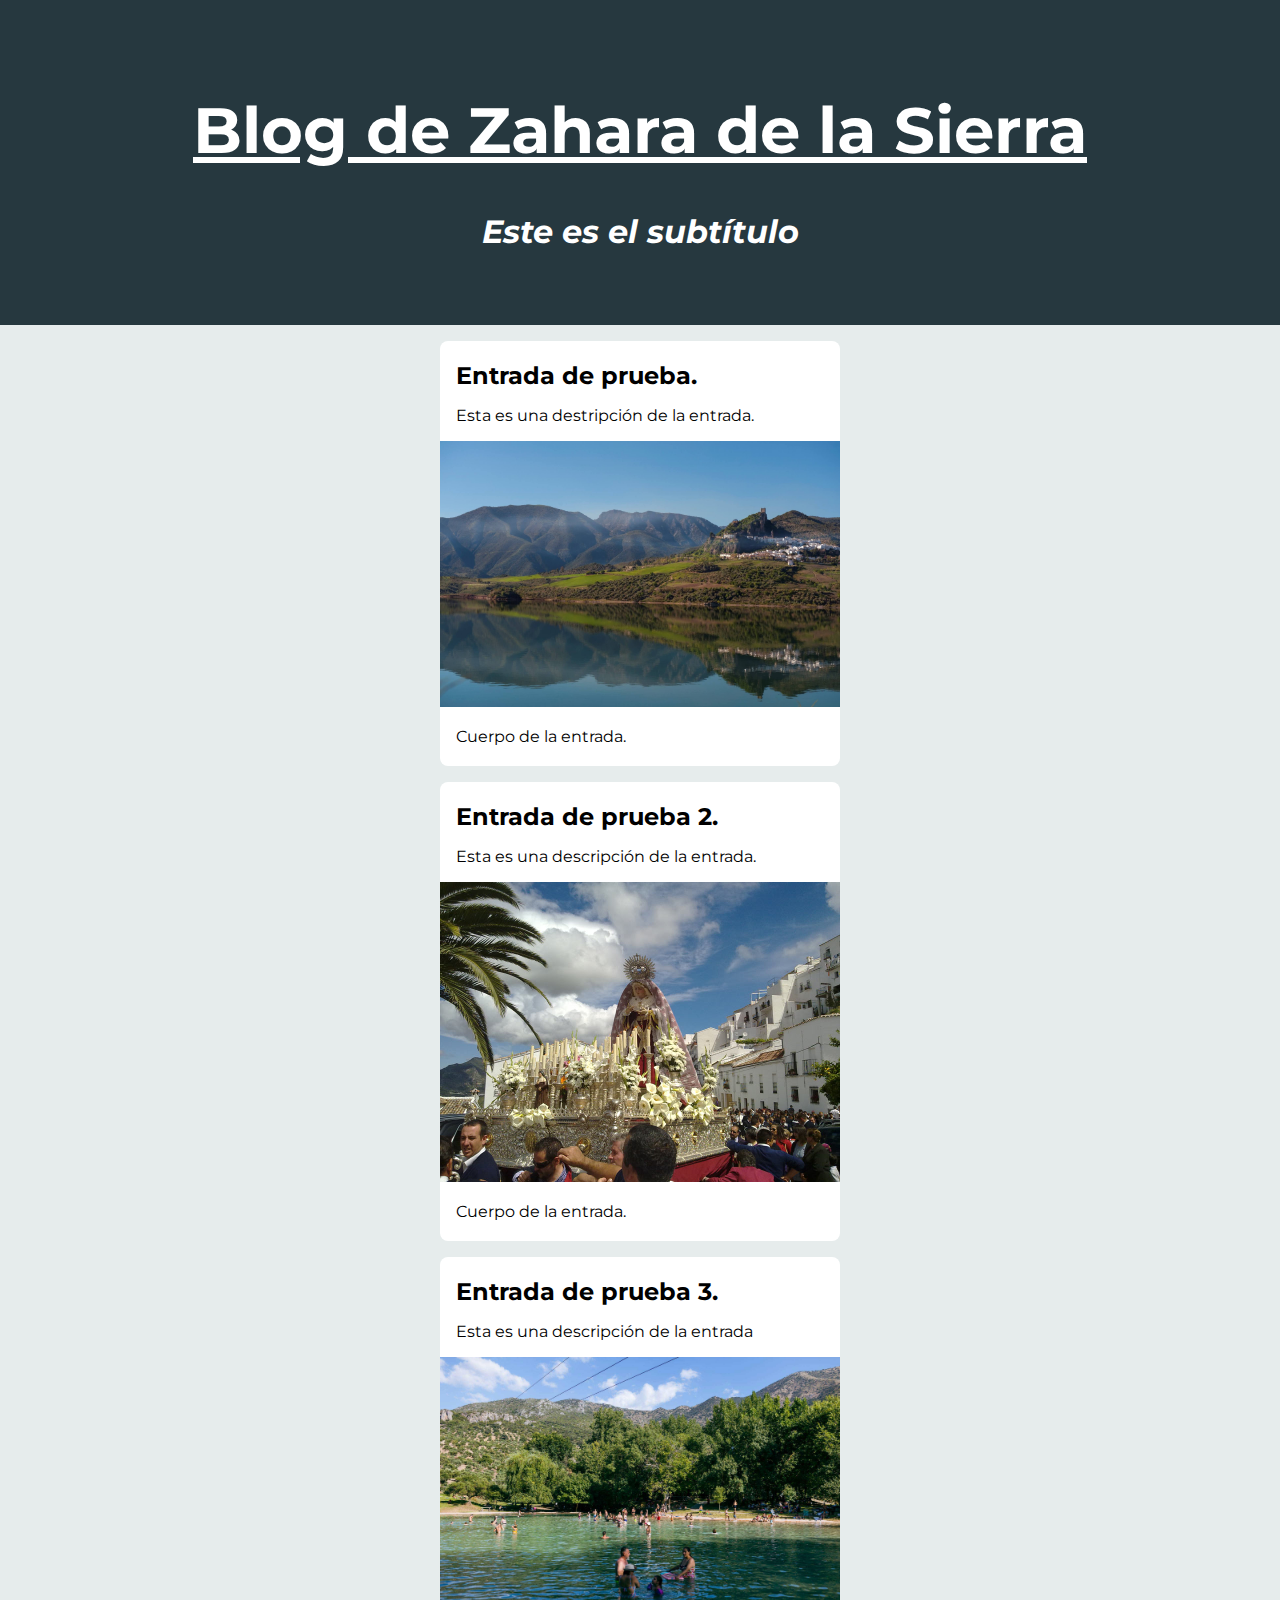
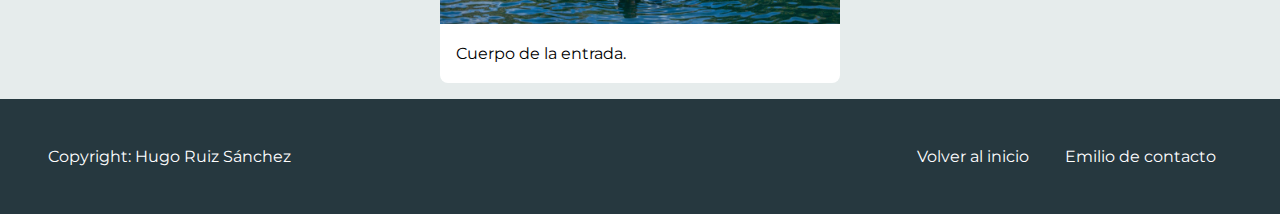
<file: 1 blog-css/index.html>
<!DOCTYPE html>
<head>
    <title>Mi blog de prueba</title>
    <!-- Set de caracteres universal-->
    <meta charset="utf-8"/>
    <!-- Fuente: Monserrat 400-->
    <link rel="preconnect" href="https://fonts.googleapis.com">
    <link rel="preconnect" href="https://fonts.gstatic.com" crossorigin>
    <link href="https://fonts.googleapis.com/css2?family=Fjalla+One&family=Montserrat&display=swap" rel="stylesheet">
    <!-- Fuente: Monserrat 700-->
    <link rel="preconnect" href="https://fonts.googleapis.com">
    <link rel="preconnect" href="https://fonts.gstatic.com" crossorigin>
    <link href="https://fonts.googleapis.com/css2?family=Fjalla+One&family=Montserrat:wght@700&display=swap" rel="stylesheet">
    <!-- Vinculo CSS -->
    <link rel="stylesheet" href="style.css"/>
</head>
<body>
    
    <header> <!-- Cabecera: la parte que contiene el título, p.ej, nombre del blog-->
        <h1 id="titulo"> Blog de Zahara de la Sierra</h1> <!-- A este elemento le ha sido agregado un id, para tenerlo identificado-->
        <h2> Este es el subtítulo</h2>

    </header> 

    <section class="container"> <!-- Definir secciones: su función define secciones, es una etiqueta más moderna que div --> 
        <article class ="post"> <!-- El Class es similar al ID, pero puede ser compartido por varios elementos a la vez --> 
            <h2> Entrada de prueba. </h2>
            <p> Esta es una destripción de la entrada.</p>
            <img src="img/zahara.jpg"/>
            <p>Cuerpo de la entrada. </p>
        </article> 
        <article class ="post"> 
            <h2> Entrada de prueba 2.</h2>
            <p> Esta es una descripción de la entrada. </p>
            <img src="img/zahara3.jpg"/>
            <p>Cuerpo de la entrada.</p>
        </article>
        <article class ="post">
            <h2> Entrada de prueba 3.</h2>
            <p> Esta es una descripción de la entrada </p>
            <img src="img/zahara4.jpeg"/>
            <p> Cuerpo de la entrada.</p>
        </article>
    </section> 
    
    <footer> <!-- Pie de página: la parte de abajo.-->
        <section class="float"> 
            <a href="#titulo"> Volver al inicio</a> <!-- Podemos hacer referencia a la ID en un atributo ancle-->
            <a href="mailto:hugoruizschz@gmail.com">  Emilio de contacto  </a>
        </section>

        <p> Copyright: Hugo Ruiz Sánchez</p>
        
    </footer> 


</body>
</html>
</file>
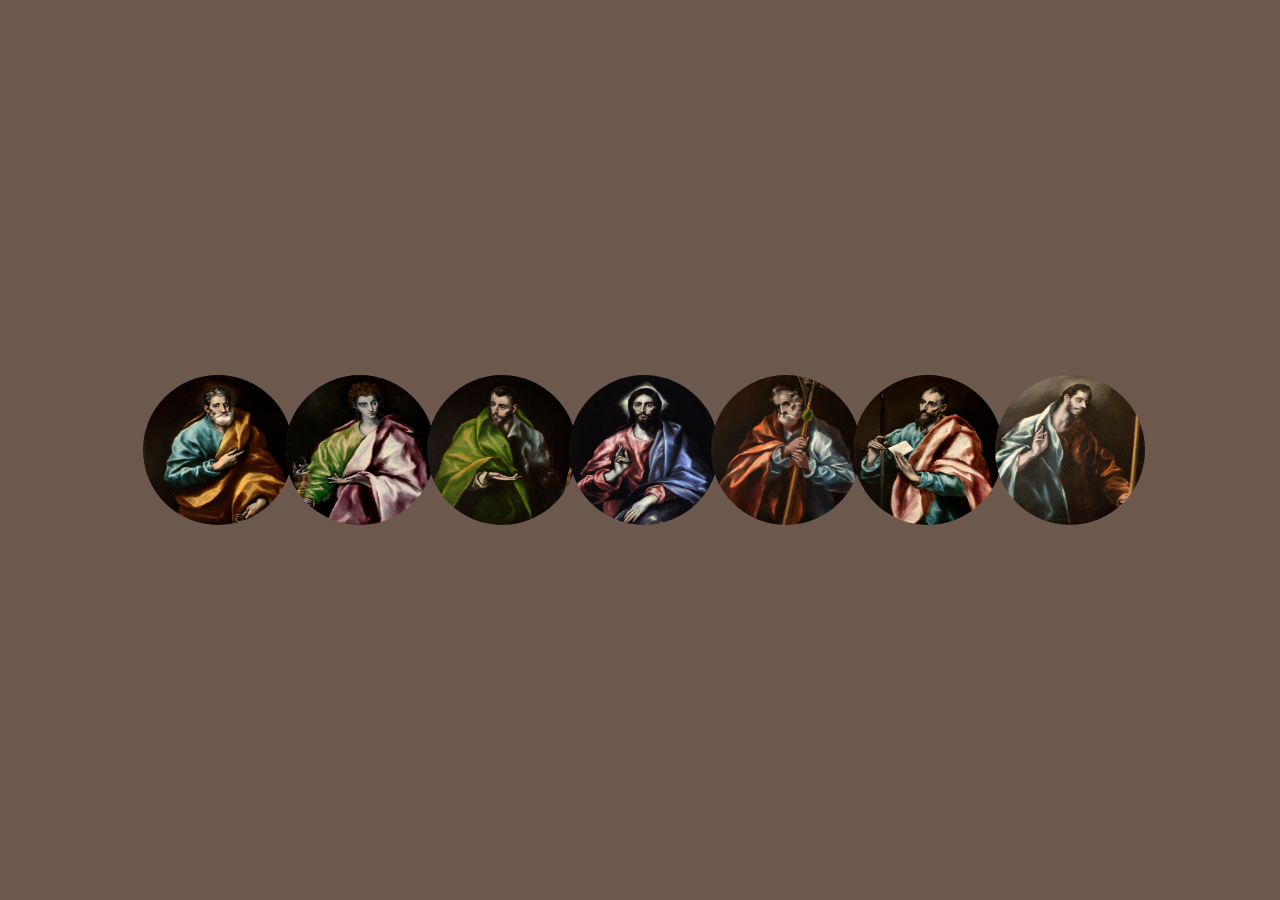
<file: 3 imagenes-apiladas/index.html>
<!DOCTYPE html>
<html lang="es">
<head>
    <meta charset="UTF-8">
    <meta http-equiv="X-UA-Compatible" content="IE=edge">
    <meta name="viewport" content="width=device-width, initial-scale=1.0">
    <title>Imágenes apiladas</title>
    <link rel="stylesheet" href="style.css" class="css">
</head>

<body>

    <div class="container-imagenes">
        
        <div class="imagen">
            <img src="img/pedro.jpg" alt="Apóstol Pedro">
           
            <span class="container-descripcion"> 
                <span class="descripcion">San Pedro</span>
            </span>

        </div>

        <div class="imagen">
            <img src="img/juan.jpg" alt="Apóstol Juan">
           
            <span class="container-descripcion"> 
                <span class="descripcion">San Juan</span>
            </span>

        </div>

        <div class="imagen">
            <img src="img/santiagomayor.jpg" alt="Apóstol Santiago">
           
            <span class="container-descripcion"> 
                <span class="descripcion">Santiago</span>
            </span>

        </div>

        <div class="imagen">
            <img src="img/cristo.jpg" alt="Jesucristo">
           
            <span class="container-descripcion"> <!-- El span es una línea de texto, puede servir para el pie de foto: el SPAN se usa con fines estilísticos (modificar color, tamaño etc), y el DIV con fines estructurales-->
                <span class="descripcion"> Jesús, el Cristo </span>
            </span>

        </div>

        <div class="imagen">
            <img src="img/judas.jpg" alt="Apóstol Judas">
           
            <span class="container-descripcion"> 
                <span class="descripcion">San Judas Tadeo</span>
            </span>

        </div>

        <div class="imagen">
            <img src="img/pablo.jpg" alt="Apóstol Pablo">
           
            <span class="container-descripcion"> 
                <span class="descripcion">San Pablo</span>
            </span>

        </div>

        <div class="imagen">
            <img src="img/tomas.jpg" alt="Apóstol Tomás">
           
            <span class="container-descripcion"> 
                <span class="descripcion">Santo Tomás</span>
            </span>

        </div>

    </div>

</body>

</html>
</file>
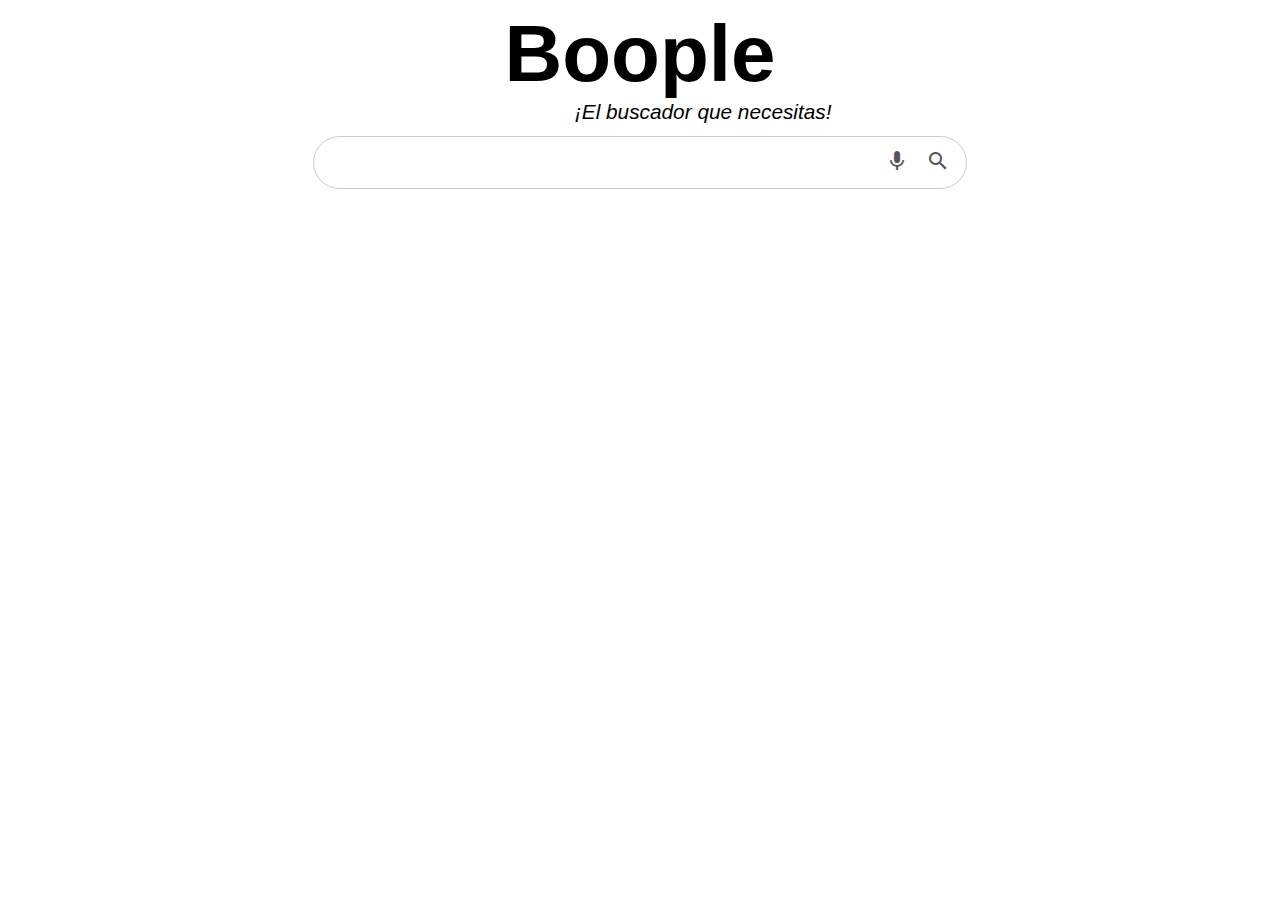
<file: 4 barra-busqueda/index.html>
<!DOCTYPE html>
<html lang="eS">
<head>
    <meta charset="UTF-8">
    <meta http-equiv="X-UA-Compatible" content="IE=edge">
    <meta name="viewport" content="width=device-width, initial-scale=1.0">
    <title>Barra de búsqueda</title>
    <link href="https://fonts.googleapis.com/icon?family=Material+Icons" rel="stylesheet"> <!--Estilo de google para iconos-->
    <link rel="stylesheet" href="style.css"> <!-- https://fonts.google.com/icons-->
    <link rel="shortcut icon" href="img/ico.png" type="image/x-icon">
    
</head>
<body>
<h1>  Boople</h1>
<h2> ¡El buscador que necesitas!</h2>

<div class="search-bar">
    <input type="text"/>
    <div class="actions">
        <button> 
            <span class="material-icons"> mic </span> <!-- El span es ideal si queremos introducir una sola linea de texto con estilo-. Es un "div" interior-->
        </button>
        <button> 
            <span class="material-icons"> search </span> <!-- El span es ideal si queremos introducir una sola linea de texto con estilo-. Es un "div" interior-->
        </button>
    </div>
</div>
    
</body>
</html>
</file>
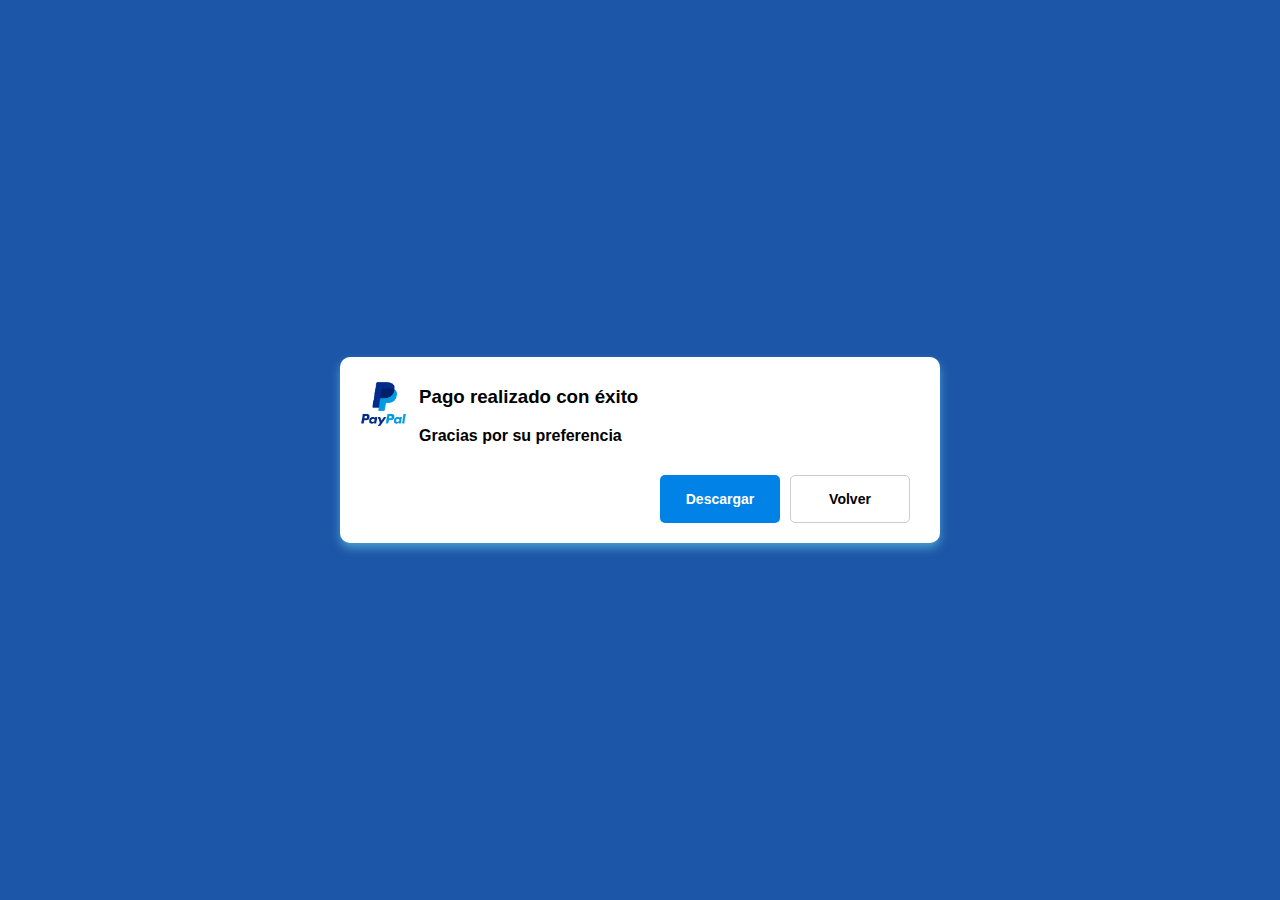
<file: 5 modal/index.html>
<!DOCTYPE html>
<html lang="es">
  <head>
    <meta charset="UTF-8" />
    <meta http-equiv="X-UA-Compatible" content="IE=edge" />
    <meta name="viewport" content="width=device-width, initial-scale=1.0" />
    <title>Confirmado</title>
    <link rel="stylesheet" href="style.css" />
  </head>
  <body>
    
    <!-- #Menu -->
    <div class="contenedor">
      <div class="subcontenedor">
        <div class="contenido">
          <div class="icon">
            <img src="img/paypal.png" alt="paypal"/>
          </div>
          <div class="mensaje">
            <div class="title">
                <h3>
                    Pago realizado con éxito
                </h3>
                <div class="text">
                    Gracias por su preferencia
                </div>
            </div>
          </div>
        </div>
        <div class="actions">
           <button class="btn-descargar">Descargar</button>
           <button class="btn-volver">Volver</button>
        </div>
      </div>
    </div>
    <!-- #endregion -->
    
  </body>
</html>
</file>
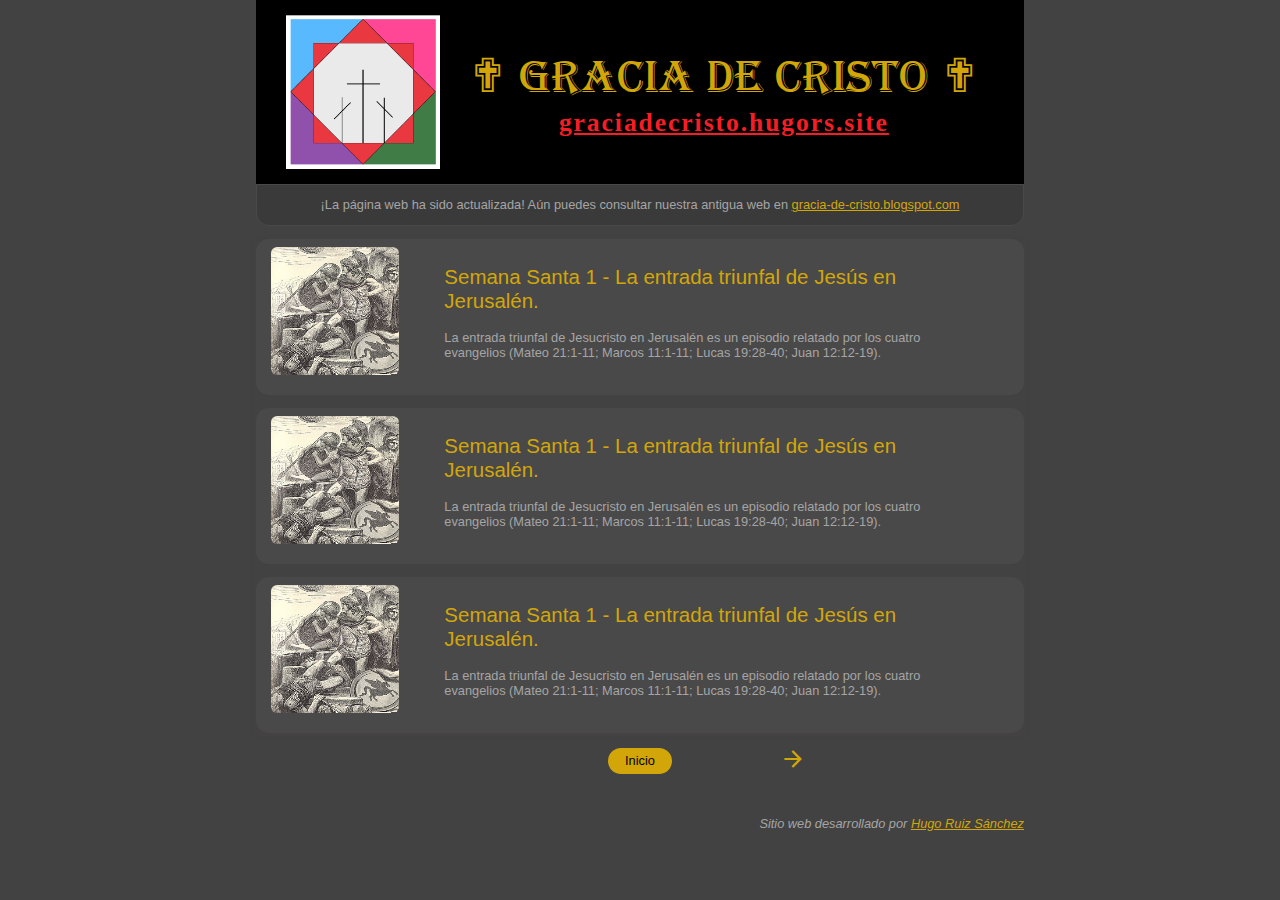
<file: blog-gracia-de-cristo/index.html>
<!DOCTYPE html>
<html lang="es">
<head>
    <meta charset="UTF-8">
    <meta http-equiv="X-UA-Compatible" content="IE=edge">
    <title> Gracia de Cristo </title>
    <link href="https://fonts.googleapis.com/icon?family=Material+Icons" rel="stylesheet"> <!--Estilo de google para iconos-->
    <link rel="stylesheet" href="style.css"> <!-- https://fonts.google.com/icons-->
    <link rel="shortcut icon" href="img/logo.png" type="image/x-icon"> 
    <link rel="stylesheet" href="style.css">
    <meta name="viewport" content="width=device-width, initial-scale=1.0">
    
</head>
<body>

        <header>
            <header> <!-- En una página, el header representa la parte de arriba-->
                <img src="img/logo.png" alt="Logo"/> <!-- El "alt" es un texto alternativo que aparece en caso de que no cargue la imagen-->
                <div class="contenedor-vertical"> 
                    <h1 class ="nombre-empresa">✟ Gracia de Cristo ✟</h2>
                    <h2><a href="http://graciadecristo.hugors.site"> graciadecristo.hugors.site</a></h2>
                </div>
            </header>

        </header>
        
        
        <div id="anuncio-superior"> 
            <p> ¡La página web ha sido actualizada! Aún puedes consultar nuestra antigua web en <a href="https://gracia-de-cristo.blogspot.com/"> gracia-de-cristo.blogspot.com </a> </p>
        </div>

        <main>
            <section class="contenedor-articulos"> <!-- Definir secciones: su función define secciones, es una etiqueta más moderna que div --> 
                <article > <!-- El Class es similar al ID, pero puede ser compartido por varios elementos a la vez --> 
                  <a class ="post" href="pdf/La inerrancia de la Biblia - Gracia de Cristo.pdf" target="_blank">  
                    <div class="imagen">
                        <img src="img/recursos-articulos/tiro.jpg"/>
                    </div>         
                    <div class="contenido"> 
                        <h2> Semana Santa 1 - La entrada triunfal de Jesús en Jerusalén.</h2>
                        <p> La entrada triunfal de Jesucristo en Jerusalén es un episodio relatado por los cuatro evangelios (Mateo 21:1-11; Marcos 11:1-11; Lucas 19:28-40; Juan 12:12-19). </p>
                     
                    </div>
                  </a>
                    
                </article> 
                <article > <!-- El Class es similar al ID, pero puede ser compartido por varios elementos a la vez --> 
                    <a class ="post" href="google.es" target="_blank">  
                      <div class="imagen">
                          <img src="img/recursos-articulos/tiro.jpg"/>
                      </div>         
                      <div class="contenido"> 
                          <h2> Semana Santa 1 - La entrada triunfal de Jesús en Jerusalén.</h2>
                          <p> La entrada triunfal de Jesucristo en Jerusalén es un episodio relatado por los cuatro evangelios (Mateo 21:1-11; Marcos 11:1-11; Lucas 19:28-40; Juan 12:12-19). </p>       
                      </div>
                    </a>
                      
                  </article> 
                  <article > <!-- El Class es similar al ID, pero puede ser compartido por varios elementos a la vez --> 
                    <a class ="post" href="google.es" target="_blank">  
                      <div class="imagen">
                          <img src="img/recursos-articulos/tiro.jpg"/>
                      </div>         
                      <div class="contenido"> 
                          <h2> Semana Santa 1 - La entrada triunfal de Jesús en Jerusalén.</h2>
                          <p> La entrada triunfal de Jesucristo en Jerusalén es un episodio relatado por los cuatro evangelios (Mateo 21:1-11; Marcos 11:1-11; Lucas 19:28-40; Juan 12:12-19). </p>
                       
                      </div>
                    </a>
                      
                  </article> 


        </main>

        <nav class ="desplazamiento">
            
            <a href="void" class ="izquierda" >  <button > <span class="material-icons"><!--  arrow_back_ios  --></span> </button> </a>
            <a href="index.html" class ="centro"> <button  > Inicio </button>  </a> 
            <a href="pagina2.html" class ="derecha"> <button > <span class="material-icons" > arrow_forward_ios </span> </button> </a>
            
        </nav>

        <footer> 
            <p> </p>
            <p>Sitio web desarrollado por <a href="hugoruizschz@gmail.com">Hugo Ruiz Sánchez</a></p>
        </footer>

   
    
</body>
</html>
</file>
<file: 3 imagenes-apiladas/style.css>
body {
    font-family: sans-serif;
    margin: 0px;
    background-color: #6c584c;
}

.container-imagenes {

    justify-content: center; /*Centrar el FLEX de izquierda a derecha*/
    align-items: center;
    height: 100vh; /*El VH representa la pantala: 100 representa una fracción del 100% (una linea vertical que va desde arriba hasta abajo en un 100%, para que el align items funcione*/
    display: flex; /*El container organiza los bloques horizontalmente*/
}

.container-imagenes .imagen {
    position: relative; /*Permite el desplazamiento de un bloque sin moverse fuera. Necesario para adaptar la descripción con calc*/
    margin-right: -0.5rem; /*Para que los componentes se piseen unos a otros*/
    display: inline-flex;
    flex-direction: column; /*Cada imagen tendrá una disposición en columna: sus bloques se verán la zona inferior. Se permite la dirección "row" (fila) que es por defecto*/
}

.container-imagenes .imagen img {
    width: 150px;
    height: 150px;
    border-radius: 100%;
    
}


.container-imagenes .imagen .container-descripcion {
    display:none; /*Este bloque no se ve en principio, hasta que se reproduce el hover.*/
    background-color: black;
    border-radius: 5px;
    color: white;
    min-width: 100px;
    width: 150px;
    height: 25px;
    position: absolute; /*Permite que el bloque no esté limitado por el ancho o el alto*/
    margin-top: -63px; /*Aprovechando la caracteristica anterior, asigna alto*/
    left: calc(-5%); /*La descripción se adaptará con un 25% respecto a la izquierda de la imagen. Para que esto sea posible, la imagen debe estar en forma "position relative" para hacerla variable*/
    border-radius: 5px;
    padding: 10px 15px;


    
}

.container-imagenes .imagen .container-descripcion .descripcion  {
    display: inline-block; /*Añade un bloque dentro de un bloque, esto permite aislar los elementos y hacer lo siguiente:*/
    width: 100%;
    text-overflow: ellipsis; /*Si el texto sobrepasa el padding, establece un límite "hola me llam..."*/
    overflow: hidden; /*Es necesario complementarlo con el overflow: Hidden para que se oculte*/
    padding: 5px;
    white-space: nowrap; /*Si hay espacios en blanco, los hace más pequeños*/
    margin:0px;
    box-sizing: border-box;
 
    text-align: center;
  
}


.container-imagenes .imagen:hover .container-descripcion {

    display: flex;

}

.container-imagenes .imagen .container-descripcion .descripcion::before {
    
    content:"";
    position: absolute;
    width: 1px;
    height: 1px;
    bottom: -20px;
    left: calc(40%);
    /*La forma de establecer una flecha rápidamente es asignando bordes a una cuadrícula, que apareceran como triángulos: ejemplo*/
    border-top: solid 10px black;
    border-right: 10px solid transparent;
    border-left: 10px solid transparent;
    border-bottom: 10px solid transparent;
    

   
}

.container-imagenes .imagen:hover img {
    transform: translateY(-5px);
    transition: transform 0.3s ease-in-out;
    cursor: pointer;
    
}

@media (max-width: 680px) {

    .container-imagenes {
        flex-direction: column;
        margin:50px;
    }
     
}
</file>
<file: 4 barra-busqueda/style.css>
.material-icons {
    font-family: 'Material Icons';
    font-weight: normal;
    font-style: normal;
    font-size: 24px;  /* Preferred icon size */
    display: inline-block;
    line-height: 1;
    text-transform: none;
    letter-spacing: normal;
    word-wrap: normal;
    white-space: nowrap;
    direction: ltr;
  
    /* Support for all WebKit browsers. */
    -webkit-font-smoothing: antialiased;
    /* Support for Safari and Chrome. */
    text-rendering: optimizeLegibility;
  
    /* Support for Firefox. */
    -moz-osx-font-smoothing: grayscale;
  
    /* Support for IE. */
    font-feature-settings: 'liga';
  }

.body {
    font-family: sans-serif;
}

h1,h2 {
    font-family: 'Gill Sans', 'Gill Sans MT', Calibri, 'Trebuchet MS', sans-serif;
}

h1 {
    width: 100%;
    text-align: center;
    font-size: 5rem;
    margin:0;
}

h2 {
    width: 100%;
    text-align: center;
    margin: 0px;
    font-size: 1.3rem;
    font-style:italic;
    left: 5%;
    position: relative; /*Si no es relativo, entonces no se podra poner ligeramente a la izquierda*/
    font-weight:100; /*para modificar el grosor de la letra*/
}

.search-bar { 
    width: 50%;
    border: solid 1px #ccc; /*Borde que recubrirá a la caja*/
    border-radius: 30px;
    display: flex; 
    flex-direction: row; /*Alineacion como una fila*/
    align-items: center; /*Elementos centrados*/
    padding: 5px 10px;
    margin: 12px auto;

}

.search-bar:focus-within{
    border: solid 1px #aaa; /*Cuando está focalizado (escribiendo, dando click) en la searchbar, se cambia el borde a negro.*/
    box-shadow: 0px 2px 5px rgb(128, 128, 128, 0.5); /*x, y,  radio (difuminación)*/
}

.search-bar input {
    border:none; /*Como la caja ya tiene un borde, se elimina del imput*/
    outline:none; /*Linea exterior*/
    padding: 10px;
    font-size: 18px;
    flex: 1; /*Detecta valores vacíos Y LOS RELLENA, por lo que los botones de micro y busqueda los desplaza al final*/
}

.search-bar .actions {
    display: flex;
    gap: 5px; /*Separación entre los elementos en un flex*/
}

.search-bar .actions button {
    border:none;
    outline: none;
    background:none; /*Por default, border, outline y background están habilitados*/
    cursor: pointer;
    color: rgb(85, 85, 85); /*Gracias a la función de los botones importada por google, podemos cambiar su color*/
}

.search-bar .actions button:hover {
    color:  rgb(14, 139, 216);
}

@media (max-width: 650px) {

    .actions {
        flex-direction: column;
        margin:10px, 10px, 10px, 10px;
    }

    .search-bar {
        width: 100% ;
    }
     
}
</file>
<file: 5 modal/style.css>
body {
    font-family:Arial, Helvetica, sans-serif;
    margin:0;
    padding:0;

}

.contenedor {
    background-color: #1c56a8;
    display: flex;
    width: 100%;
    height: 100%;
    align-items: center; /*  se utiliza para centrar los elementos verticalmente dentro de un contenedor.*/
    justify-content: center; /* se utiliza para centrar los elementos horizontalmente dentro de un contenedor.*/
    position: fixed; /*podia ser relative (en base a su contenedor) absolute (en base al anterior) o fixed, que ocupa todos los elementos de alrededor... esta es importante ñpara centrar. */
}

.contenedor .subcontenedor {
    width: 600px; 
    background-color: white;
    border-radius: 10px;
    padding: 10px 20px;
    box-sizing: border-box; /*Con esto se computa el padding como dentro de la caja, lo que permite más precisión*/
    box-shadow: 0px 5px 10px rgb(120, 228, 247, 0.5);
}

.contenedor .subcontenedor .contenido {

    display: flex;
    gap:10px; /*Espaciado entre los elementos*/
    align-items: center;
    margin-bottom: 20px;
    flex: 1; /* /*Detecta valores vacíos Y LOS RELLENA, haciendo que sea responsivo*/


}


.contenedor .subcontenedor .contenido .icon img{
    width: 47px;    
    margin-right: 2px;
}

.contenedor .subcontenedor .contenido .mensaje .title {

    font-weight: bolder; /*Grosor de la letra: muy negrita*/

}

.contenedor .subcontenedor .actions  {
    padding: 10px;
    display: flex;
    justify-content: end; /*Start - center - end*/
    gap: 10px;

}

.contenedor .subcontenedor .actions button {
    border: none; 
    padding: 15px;
    min-width: 120px;
    border-radius: 5px;
    font-weight: bold;
    font-size: 14px;
    cursor: pointer;
}

.contenedor .subcontenedor .actions .btn-descargar {
    background-color: #0082E6  ;
    color:white;
}

.contenedor .subcontenedor .actions .btn-descargar:hover {
    background-color: #046fc1  ;    
}

.contenedor .subcontenedor .actions .btn-volver {
    background-color: white;
    border: solid 1px #ccc;
}

.contenedor .subcontenedor .actions .btn-volver:hover{

    background-color: #eee;
}

@media (max-width: 600px) {
    .contenedor .subcontenedor{
        width: 80%;;
    }

    .contenedor .subcontenedor .actions  {
        flex-direction: column;
    }

}
</file>
<file: blog-gracia-de-cristo/style.css>
/* ****************************** CÓDIGO PRELIMINAR  **************************** */

    /*----- > Configuración de fuentes. */

    @font-face {
        font-family: 'Algerian';
        src: url('fuente/algerian.ttf') format('truetype');
        font-weight: 100;
        font-style: normal;
    }

    /*----- > Configuración de iconos. */

    .material-icons {
        font-family: 'Material Icons';
        font-weight: normal;
        font-style: normal;
        font-size: 24px;
        /* Preferred icon size */
        display: inline-block;
        line-height: 1;
        text-transform: none;
        letter-spacing: normal;
        word-wrap: normal;
        white-space: nowrap;
        direction: ltr;

        /* Support for all WebKit browsers. */
        -webkit-font-smoothing: antialiased;
        /* Support for Safari and Chrome. */
        text-rendering: optimizeLegibility;

        /* Support for Firefox. */
        -moz-osx-font-smoothing: grayscale;

        /* Support for IE. */
        font-feature-settings: 'liga';
    }

    /*----- > Ajuste adicional solo para web00host.  */

    .ultimo+div {

        visibility: hidden;

    }

    @viewport {
        width: device-width;
        zoom: 1.0;
    }

    /* ************************************ BODY  *************************************** */


    body {
        margin-top: 0;
        margin-left: 20%;
        margin-right: 20%;
        background-color: #424242;;

    }

    /*----- > Estilo de los enlaces.  */

    #anuncio-superior a, footer a, h2 a {
        color: rgb(210, 166, 9);
        
    }

    /*------> Hover enlaces */ 

    #anuncio-superior a:hover, footer a:hover {
        color: rgb(177, 141, 9);
        transition: color 0.3s;
        
    }

    /* ********************************* DISPOSICIÓN PORTADA ****************************** */

    /*----- > Bloque completo del header */

    header {
        background-color: black;
        display: flex;
        padding-left: 2%;
        padding-right: 2%;
        padding-top: 1%;
        padding-bottom: 1%;
        flex: 1;
        gap: 2%;
    }

    /*----- > El header se subdivide verticalmente en el contendedor vertical, en forma de columna */

    header .contenedor-vertical {
        margin: 0;
        display: flex;
        flex-direction: column;
        flex: 1;
        align-items: center;
        justify-content: center;
    }

    /* ************************************ ELEMENTOS PORTADA  ************************************* */

    header h1 {
        margin: 0;
        font-family: 'Algerian', Arial, Helvetica, sans-serif;
        font-size: 3.7vw;
        color: rgb(210, 166, 9);
        font-weight: 100;
    }

    header h2 {
        margin: 0;
        font-size: 2vw;
    }

    header h2 a {
        color: rgb(248, 29, 37);
        letter-spacing: 0.15vw;
    }

    header img {
        width: 12vw;
        height: 12vw;
    }

    /* ********************************* ANUNCIO SUPERIOR ****************************** */

    #anuncio-superior {
        visibility: visible;

        margin-bottom: 1vw;
        background-color: rgb(59, 58, 58);
        align-items: center;
        justify-content: center;
        border: 0.10vw solid rgb(74, 73, 73);
        border-bottom-left-radius: 1vw;
        border-bottom-right-radius: 1vw;


    }

    /* ********************************* ELEMENTOS ANUNCIO SUPERIOR ****************************** */

    #anuncio-superior p {
        font-size: 1vw;
        text-align: center;
        color: rgb(165, 165, 165);
        font-family: Arial, Helvetica, sans-serif;
    }

    /* ********************************* DISPOSICIÓN ARTÍCULOS ****************************** */

    main {
        box-shadow: 0px 2px 5px rgba(77, 69, 69, 0.5);
        /*x, y,  radio (difuminación)*/
        margin-top: 1%;
        height: 100%;
        border-radius: 5px;
        padding: 0%;
        font-size: 1vw;
    }

    .contenedor-articulos .post {
        text-decoration: none;
        font-family: Arial, Helvetica, sans-serif;
        background-color: rgb(74, 73, 73);
        padding-left: 2%;
        padding-top: 1%;
        padding-bottom: 1%;
        margin-bottom: 1vw;
        border-radius: 1vw;
        display: flex;
        flex-direction: row;


    }

    .contenedor-articulos .post .contenido {
        width: 100%;
        margin-left: 5vh;
        margin-right: 5vh;
    }


    /* ********************************* ELEMENTOS  ARTÍCULOS ****************************** */

    .contenedor-articulos .post .imagen img {

        width: 10vw;
        height: 10vw;
        border-radius: 0.5vw;

    }


    .contenedor-articulos .post .contenido h2 {
        margin-top: 2vh;
        font-size: 1.6vw;
        font-weight: 100;
        color: rgb(210, 166, 9);
        font-family: Arial, Helvetica, sans-serif;
    }

    .contenedor-articulos .post .contenido p {
        margin-top: 0.5vw;
        color: rgb(165, 165, 165);
        min-height: 5vh;
        max-height: 5vh;


    }

    /* ********************************* HOVER  ARTÍCULOS ****************************** */

    .contenedor-articulos .post:hover {

        cursor: pointer;
        background-color: rgb(82, 81, 81);
        transition: background-color 0.5s;

    }



    /* ********************************* BARRA DE NAVEGACIÓN  ****************************** */

    .desplazamiento {
        display: flex;
        justify-content: center;
        align-items: center;

        gap: 8vw;

    }

    /* ********************************* BARRA DE NAVEGACIÓN: ELEMENTOS ****************************** */

    .desplazamiento a button {
        width: 5vW;
        height: 2vw;
        background-color: transparent;
        font-size: 1vw;
        border: 0;
        color: rgb(210, 166, 9);

    }



    .desplazamiento .centro button {
        color: black;
        background-color: rgb(210, 166, 9);
        border-radius: 8vh;
    }


    .desplazamiento a button span {
        font-size: 2vw;

    }

    /* ********************************* BARRA DE NAVEGACIÓN: HOVER ****************************** */

    .desplazamiento a button:hover {
        cursor: pointer;
    }

    .desplazamiento .izquierda button:hover, .desplazamiento .derecha button:hover {
        color: rgb(177, 141, 9);
        transition: color 0.2s;
    }

    .desplazamiento .centro button:hover {

        background-color: rgb(177, 141, 9);
        transition: background-color 0.2s;

    }

    /* ********************************* PIÉ DE PÁGINA ****************************** */

    footer {
        margin-top: 3vh;
        display: flex;
        justify-content: space-between;
        /* Alinea los hijos a los extremos */
        font-size: 1vw;
        text-align: center;
        color: rgb(165, 165, 165);
        font-family: Arial, Helvetica, sans-serif;
        font-style: italic;

    }

    /* ********************************* PIÉ DE PÁGINA: ELEMENTOS ****************************** */


    footer p {

        font-size: 1vw;
        text-align: center;
        color: rgb(165, 165, 165);
        font-family: Arial, Helvetica, sans-serif;
        font-style: italic;


    }


    /* ********************************* Media Queries para dispositivos móviles ****************************** */

    @media only screen and (max-width: 768px) {

        .deplazamiento {
            gap: 4vw;
        }

        .desplazamiento a button {

            width: 14vW;
            height: 8vw;
            font-size: 3vw;
            font-weight: bold;
        }

        .desplazamiento a button span {
            margin: 0;
            font-size: 8vw;

        }

        body {
            margin: 0;
        }

        header h1 {
            font-size: 6vw;
        }

        header h2 {
            font-size: 3vw;
        }

        header img {
            width: 25vw;
            height: 25vw;
        }

        main {
            font-size: 3vw;
        }

        #anuncio-superior {
            border-width: 0.5vw;
            padding: 2vw;
            border-bottom-left-radius: 1vw;
            border-bottom-right-radius: 1vw;
            border: 0;

        }

        #anuncio-superior p {
            font-size: 3vw;
        }

        .contenedor-articulos .post .imagen img {

            width: 15vh;
            height: 15vh;
            border-radius: 1vw;

        }

        .contenedor-articulos .post .contenido {
            margin-left: 3vh;
        }

        .contenedor-articulos .post .contenido button {
            font-size: 2vw;
            padding: 1vw 1vw;
            border-radius: 2vw;
            margin-top: 2vh;

        }

        .contenedor-articulos .post .contenido h2 {
            margin-top: 1vh;
            font-size: 3vw;
            font-weight: 300;
        }

        .contenedor-articulos .post .contenido p {

            color: rgb(165, 165, 165);
            font-size: 2vw;

            overflow: hidden;

        }

        .contenedor-articulos .post .contenido button img {
            width: 2vw;
            margin-right: 1vw;
            margin-left: 0.5vw;

        }

        footer p {

            font-size: 3vw;
            margin-right: 5vw;

        }

    }
</file>
<file: 1 blog-css/style.css>
html {
    font-family: 'Montserrat', Verdana, Geneva, Tahoma, sans-serif;
}
    

body {
    
    margin:0; /*Es necesario fijar el margen el 0, para resetear el contenido que por defecto HTML fija*/
    background-color: rgb(230, 236, 236);
}

header {
    background-color:rgb(38,56,63);
    color:white;
    padding: 3rem 2rem; /*vertical, horizontal*/
    text-align: center;
}

header h1 {
    font-size: 4rem;
    text-decoration: underline;
}

header h2 {
    font-size: 2rem; 
    font-style: italic;
}

.container {
    width: 400px; 
    margin: 0 auto; /* Elemento para el centrado */
}

.container img { 
    width: 400px; /*Las imágenes deben de corresponder con el ancho, o no podrán centrarse correctamente */
}

section article {
    background-color: white;
    margin: 1rem 0; /*vertical, horizontal*/
    padding: 0.25rem 0;
    border-radius: 0.5rem;
}

section article h2, section article p {
    margin: 1rem 1rem;
}

section article:hover {
    transition: box-shadow 0.3s ease; /*Anima una propiedad concreta, añadiendole una transición*/
    box-shadow: 0 0.1rem 0.4rem rgba(0, 0, 0, 0.416); /*Dezplazamiento de la sombra hacia la derecha - hacia abajo - difuminación - color*/
    cursor: pointer;
}

footer {
    background-color:rgb(38,56,63);
    padding: 3rem; 
    color: white;
}

footer section.float {
    float: right;

}

footer p {
    margin: 0px;
    transition: color 0.3s ease;
}

footer a {
    padding: 1em;
    color:white;
    text-decoration: none;
}

footer a:hover {
    transition: color 0.3s ease;
    color:rgb(90, 90, 234);
}
</file>
